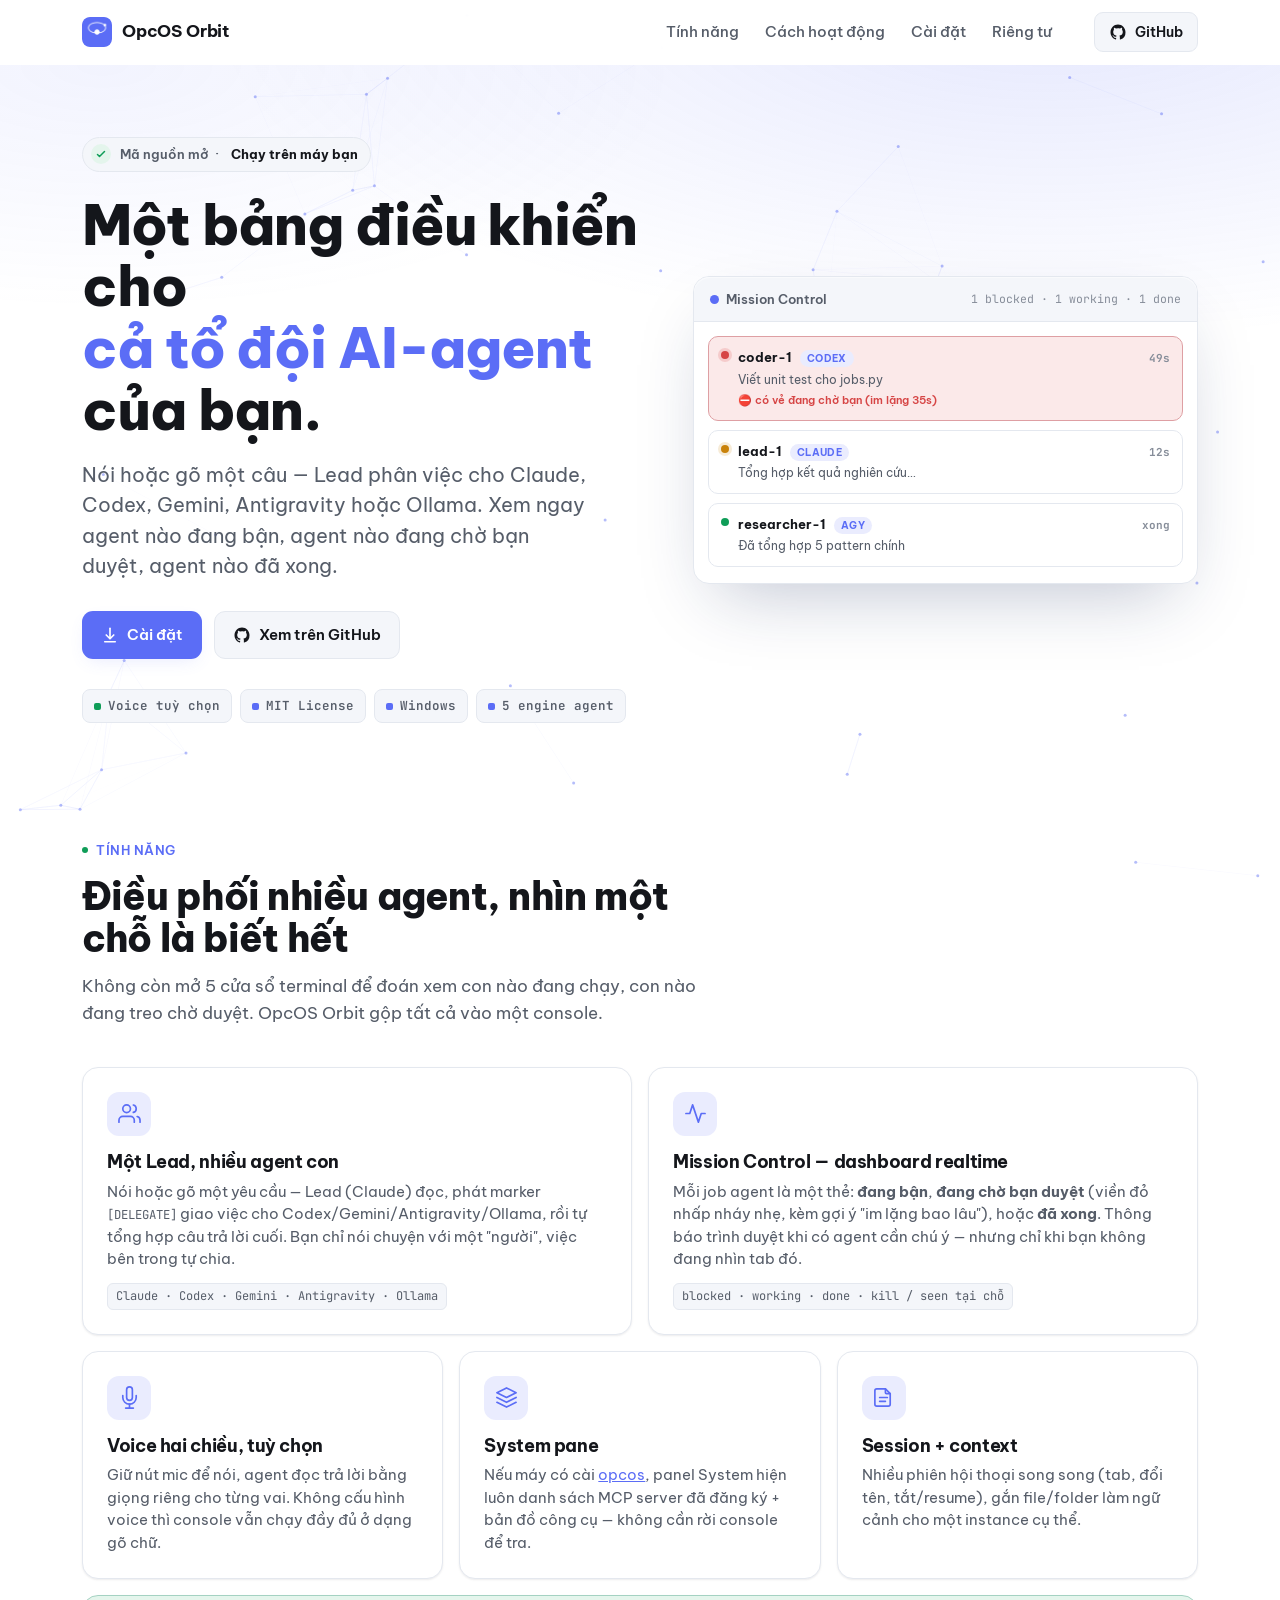
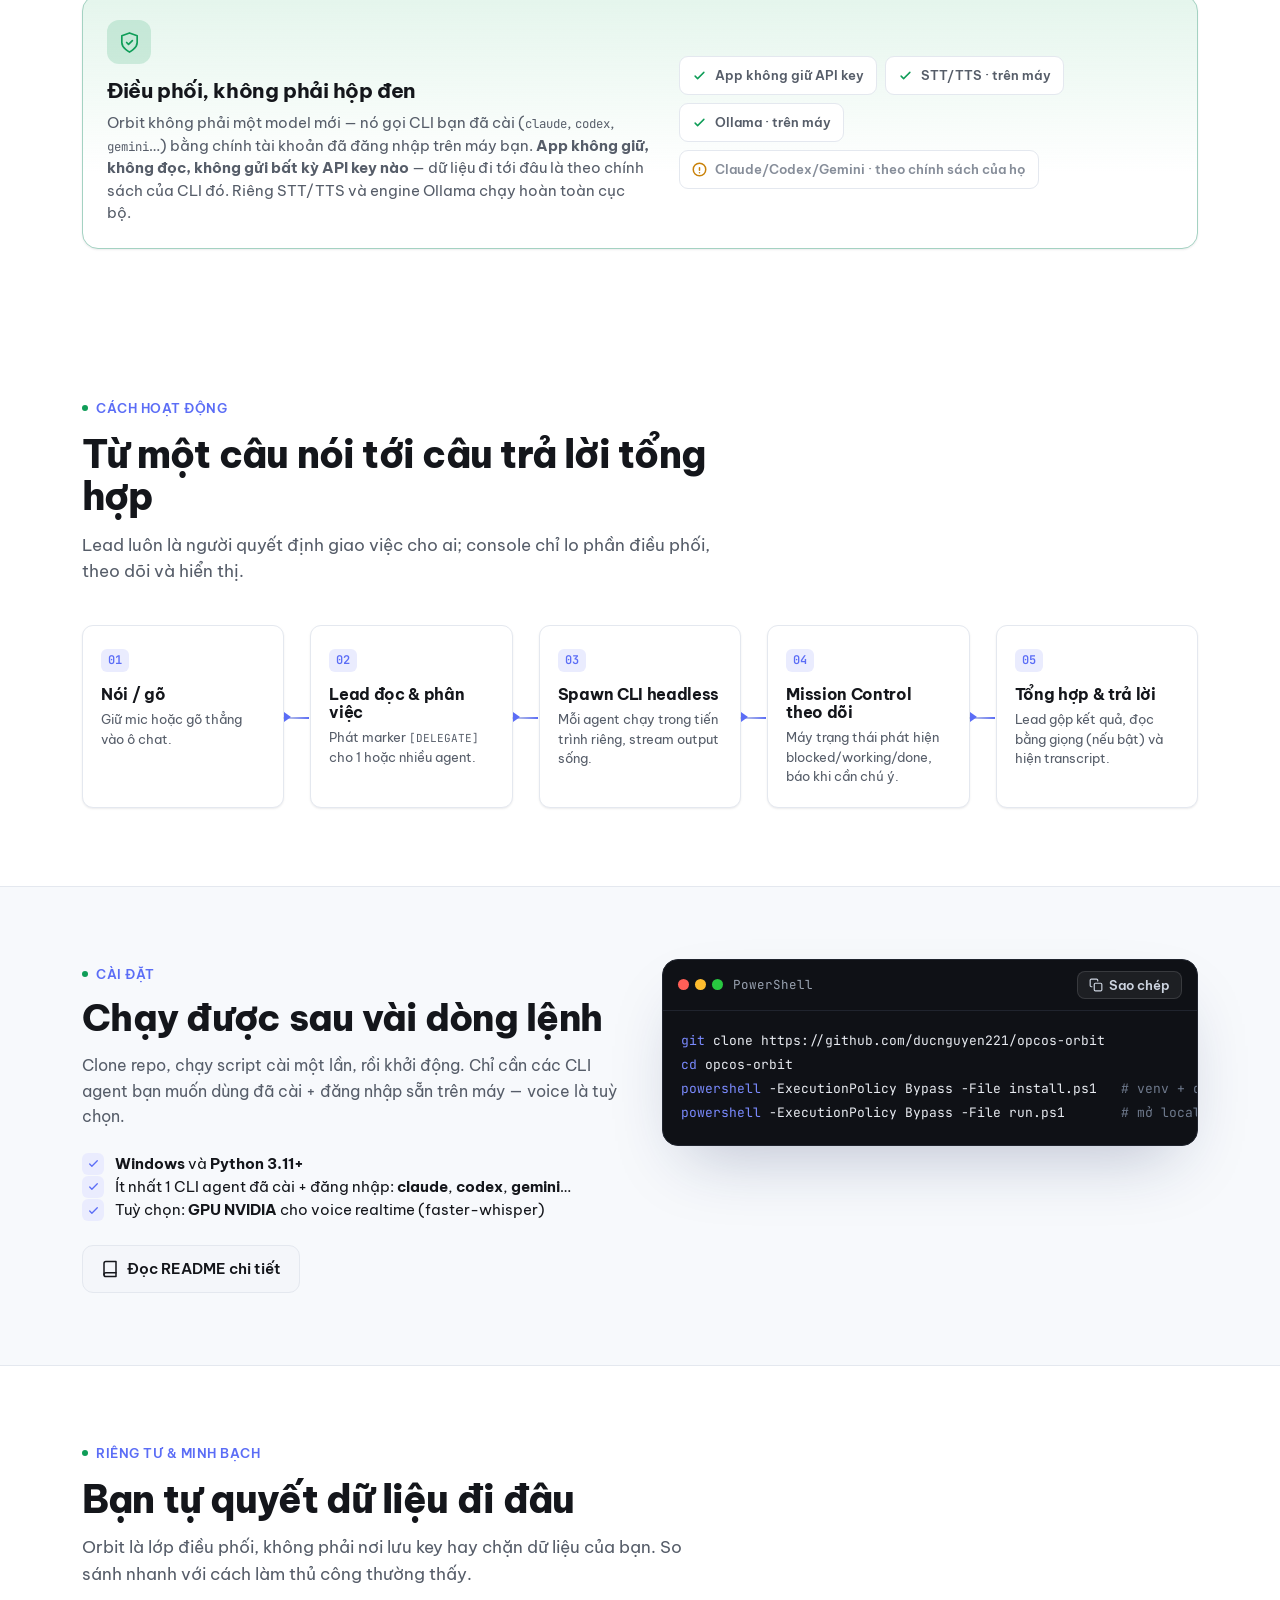
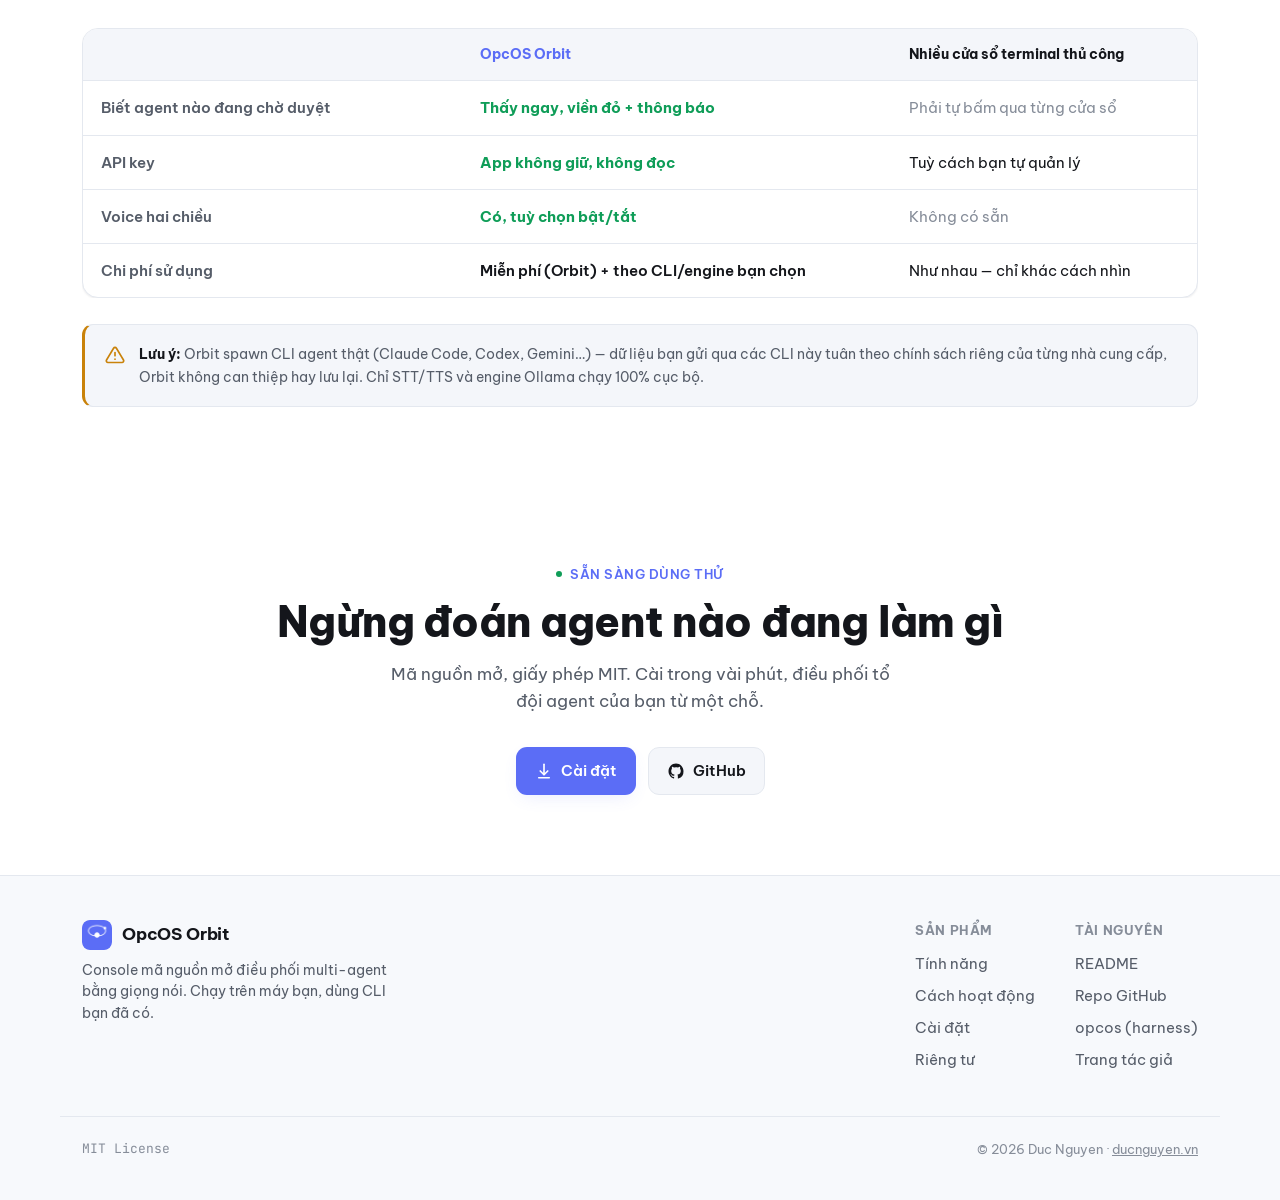
<file: docs/index.html>
<!doctype html>
<html lang="vi">
<head>
<meta charset="utf-8">
<meta name="viewport" content="width=device-width, initial-scale=1">
<title>OpcOS Orbit · Bảng điều khiển thoại cho tổ đội AI-agent</title>
<meta name="description" content="OpcOS Orbit là console mã nguồn mở: điều phối Claude, Codex, Gemini, Antigravity và Ollama bằng giọng nói hoặc gõ chữ, theo dõi realtime agent nào đang bận — đang chờ bạn — đã xong.">
<meta name="theme-color" content="#2f6df6" media="(prefers-color-scheme: light)">
<meta name="theme-color" content="#0e0f13" media="(prefers-color-scheme: dark)">
<meta property="og:title" content="OpcOS Orbit · voice console điều phối multi-agent">
<meta property="og:description" content="Một Lead phân việc cho nhiều CLI agent, dashboard realtime blocked/working/done, voice hai chiều tuỳ chọn. Mã nguồn mở, MIT.">
<meta property="og:type" content="website">
<meta property="og:url" content="https://ducnguyen.vn/opcos-orbit/">
<meta property="og:image" content="https://ducnguyen.vn/opcos-orbit/og-image.png">
<meta property="og:image:width" content="1200">
<meta property="og:image:height" content="630">
<meta name="twitter:card" content="summary_large_image">
<meta name="twitter:title" content="OpcOS Orbit · voice console điều phối multi-agent">
<meta name="twitter:image" content="https://ducnguyen.vn/opcos-orbit/og-image.png">
<link rel="icon" href="logo.png">
<link rel="preconnect" href="https://fonts.googleapis.com">
<link rel="preconnect" href="https://fonts.gstatic.com" crossorigin>
<link href="https://fonts.googleapis.com/css2?family=Be+Vietnam+Pro:wght@400;500;600;700;800&family=JetBrains+Mono:wght@400;500;600&display=swap" rel="stylesheet">
<style>
  :root{
    --bg:#ffffff;
    --bg-tint:#f7f9fc;
    --surface:#ffffff;
    --surface-2:#f4f6fa;
    --surface-3:#eef1f6;
    --border:#e4e8ef;
    --border-strong:#d3d9e3;
    --text:#14161b;
    --muted:#565d69;
    --faint:#868d99;
    --accent:#5b6df6;
    --accent-ink:#3f4fd6;
    --accent-weak:#eaecfe;
    --accent-glow:rgba(91,109,246,.16);
    --ok:#0f9d58;
    --ok-weak:#e4f5ec;
    --warn:#c9820a;
    --danger:#d64545;
    --danger-weak:#fbe9e9;
    --code-bg:#0f1116;
    --code-text:#e8ebf1;
    --code-border:#20242e;
    --radius:16px;
    --radius-sm:11px;
    --shadow-sm:0 1px 2px rgba(16,24,40,.05), 0 1px 3px rgba(16,24,40,.04);
    --shadow-md:0 8px 24px -8px rgba(16,24,40,.12), 0 2px 6px rgba(16,24,40,.05);
    --shadow-lg:0 30px 70px -24px rgba(20,40,90,.28);
    --mono:"JetBrains Mono",ui-monospace,"Cascadia Code",Consolas,monospace;
    --font:"Be Vietnam Pro",-apple-system,"Segoe UI",Roboto,"Noto Sans",sans-serif;
    --maxw:1160px;
  }
  @media (prefers-color-scheme:dark){
    :root{
      --bg:#0e0f13;
      --bg-tint:#111318;
      --surface:#16181d;
      --surface-2:#1b1e24;
      --surface-3:#22262e;
      --border:#282c34;
      --border-strong:#343a44;
      --text:#e9ebef;
      --muted:#a4abb6;
      --faint:#727984;
      --accent:#7b8bff;
      --accent-ink:#a3aeff;
      --accent-weak:#1b1f38;
      --accent-glow:rgba(123,139,255,.20);
      --ok:#3ec38a;
      --ok-weak:#12271d;
      --warn:#e0a032;
      --danger:#e5696b;
      --danger-weak:#2b1315;
      --code-bg:#0a0c10;
      --code-text:#e4e8f0;
      --code-border:#20242e;
      --shadow-sm:0 1px 2px rgba(0,0,0,.4);
      --shadow-md:0 10px 28px -10px rgba(0,0,0,.6);
      --shadow-lg:0 34px 80px -28px rgba(0,0,0,.75);
    }
  }
  *{box-sizing:border-box}
  html{scroll-behavior:smooth;background:var(--bg)}
  @media (prefers-reduced-motion:reduce){html{scroll-behavior:auto}}
  #netbg{position:fixed;inset:0;width:100%;height:100%;z-index:-1;pointer-events:none;opacity:.9}
  body{
    margin:0;background:transparent;color:var(--text);
    font-family:var(--font);line-height:1.6;font-size:16px;
    -webkit-font-smoothing:antialiased;text-rendering:optimizeLegibility;
    overflow-x:hidden;
  }
  a{color:inherit;text-decoration:none}
  h1,h2,h3{margin:0;letter-spacing:-.02em;line-height:1.1}
  p{margin:0}
  ::selection{background:var(--accent);color:#fff}
  .wrap{max-width:var(--maxw);margin:0 auto;padding:0 22px}
  .eyebrow{
    display:inline-flex;align-items:center;gap:8px;
    font-size:12.5px;font-weight:600;letter-spacing:.04em;text-transform:uppercase;
    color:var(--accent);
  }
  .eyebrow .dot{width:6px;height:6px;border-radius:50%;background:var(--ok)}

  header.site{
    position:sticky;top:0;z-index:50;
    background:color-mix(in srgb,var(--bg) 82%,transparent);
    backdrop-filter:saturate(180%) blur(14px);
    -webkit-backdrop-filter:saturate(180%) blur(14px);
    border-bottom:1px solid transparent;transition:border-color .25s;
  }
  header.site.scrolled{border-bottom-color:var(--border)}
  .nav{display:flex;align-items:center;gap:20px;height:64px}
  .brand{display:flex;align-items:center;gap:10px;font-weight:700;font-size:17px;letter-spacing:-.01em}
  .brand img{width:30px;height:30px;border-radius:8px;display:block}
  .nav-links{display:flex;gap:26px;margin-left:auto}
  .nav-links a{font-size:14.5px;font-weight:500;color:var(--muted);transition:color .18s}
  .nav-links a:hover{color:var(--text)}
  .nav .gh{margin-left:22px}
  @media (max-width:820px){.nav-links{display:none}.nav .gh{margin-left:auto}}

  .btn{
    display:inline-flex;align-items:center;gap:8px;white-space:nowrap;
    font-family:var(--font);font-size:15px;font-weight:600;
    padding:11px 18px;border-radius:11px;border:1px solid transparent;cursor:pointer;
    transition:transform .12s ease, background .18s, border-color .18s, box-shadow .18s;
  }
  .btn svg{width:18px;height:18px;flex:none}
  .btn:active{transform:translateY(1px)}
  .btn-primary{background:var(--accent);color:#fff;box-shadow:0 6px 18px -6px var(--accent-glow)}
  .btn-primary:hover{background:var(--accent-ink);box-shadow:0 10px 24px -8px var(--accent-glow)}
  .btn-ghost{background:var(--surface-2);color:var(--text);border-color:var(--border)}
  .btn-ghost:hover{background:var(--surface-3);border-color:var(--border-strong)}
  .btn-sm{padding:8px 14px;font-size:14px;border-radius:9px}

  .hero{position:relative;padding:72px 0 40px;overflow:hidden}
  .hero::before{
    content:"";position:absolute;inset:0;z-index:-1;pointer-events:none;
    background:
      radial-gradient(120% 90% at 82% -10%, var(--accent-glow), transparent 55%),
      radial-gradient(90% 70% at 8% 0%, color-mix(in srgb,var(--accent) 8%,transparent), transparent 50%);
  }
  .hero-grid{display:grid;grid-template-columns:1.05fr .95fr;gap:52px;align-items:center}
  .hero-badge{
    display:inline-flex;align-items:center;gap:9px;
    padding:6px 12px 6px 8px;border-radius:999px;
    background:var(--surface-2);border:1px solid var(--border);
    font-size:13px;font-weight:600;color:var(--muted);margin-bottom:22px;
  }
  .hero-badge b{color:var(--text)}
  .hero-badge .tick{
    display:inline-flex;width:20px;height:20px;border-radius:50%;
    background:var(--ok-weak);color:var(--ok);align-items:center;justify-content:center;
  }
  .hero-badge .tick svg{width:12px;height:12px}
  .hero h1{font-size:clamp(2.15rem,5.4vw,3.5rem);font-weight:800}
  .hero h1 .hl{color:var(--accent);position:relative;white-space:nowrap}
  .hero .lead{margin-top:20px;font-size:clamp(1.02rem,2.2vw,1.22rem);color:var(--muted);max-width:36ch;line-height:1.55}
  .hero-cta{display:flex;gap:12px;margin-top:30px;flex-wrap:wrap}
  .tech-badges{display:flex;flex-wrap:wrap;gap:8px;margin-top:30px}
  .tb{
    display:inline-flex;align-items:center;gap:7px;
    font-size:12.5px;font-weight:600;font-family:var(--mono);
    padding:6px 11px;border-radius:8px;background:var(--surface-2);
    border:1px solid var(--border);color:var(--muted);
  }
  .tb .g{width:7px;height:7px;border-radius:2px;background:var(--accent)}
  .tb.local .g{background:var(--ok)}

  /* ---------- hero preview: Mission Control mock ---------- */
  .preview{
    position:relative;border-radius:var(--radius);
    background:var(--surface);border:1px solid var(--border);
    box-shadow:var(--shadow-lg);overflow:hidden;
  }
  .preview::after{content:"";position:absolute;inset:0;border-radius:inherit;pointer-events:none;
    box-shadow:inset 0 1px 0 rgba(255,255,255,.5)}
  @media (prefers-color-scheme:dark){.preview::after{box-shadow:inset 0 1px 0 rgba(255,255,255,.06)}}
  .pv-top{
    display:flex;align-items:center;gap:10px;padding:12px 16px;
    border-bottom:1px solid var(--border);background:var(--surface-2);
  }
  .pv-live{display:inline-flex;align-items:center;gap:7px;font-size:12.5px;font-weight:600;color:var(--muted)}
  .pv-live .rec{width:9px;height:9px;border-radius:50%;background:var(--accent);box-shadow:0 0 0 0 var(--accent-glow);animation:pulse 2s infinite}
  @keyframes pulse{0%{box-shadow:0 0 0 0 var(--accent-glow)}70%{box-shadow:0 0 0 7px rgba(0,0,0,0)}100%{box-shadow:0 0 0 0 rgba(0,0,0,0)}}
  @media (prefers-reduced-motion:reduce){.pv-live .rec{animation:none}}
  .pv-src{margin-left:auto;font-size:11.5px;font-family:var(--mono);color:var(--faint)}
  .pv-body{padding:14px 14px 16px;display:flex;flex-direction:column;gap:9px}
  .jc{display:flex;align-items:flex-start;gap:9px;padding:10px 12px;border-radius:10px;border:1px solid var(--border)}
  .jc .d{width:8px;height:8px;border-radius:50%;margin-top:4px;flex:none}
  .jc.blocked{border-color:color-mix(in srgb,var(--danger) 45%,var(--border));background:var(--danger-weak)}
  .jc.blocked .d{background:var(--danger);box-shadow:0 0 0 3px color-mix(in srgb,var(--danger) 18%,transparent)}
  .jc.working .d{background:var(--warn);box-shadow:0 0 0 3px color-mix(in srgb,var(--warn) 16%,transparent)}
  .jc.done .d{background:var(--ok)}
  .jc .m{flex:1;min-width:0}
  .jc .h{display:flex;align-items:baseline;gap:8px;font-size:12.5px;font-weight:700}
  .jc .eng{font-size:9.5px;font-weight:700;letter-spacing:.05em;text-transform:uppercase;color:var(--accent);
    background:var(--accent-weak);border-radius:999px;padding:1px 7px}
  .jc .t{margin-left:auto;color:var(--faint);font-family:var(--mono);font-size:11px}
  .jc .p{margin-top:3px;font-size:11.5px;color:var(--muted)}
  .jc .hint{margin-top:3px;font-size:11px;color:var(--danger);font-weight:600}

  section{padding:72px 0}
  .sec-head{max-width:640px;margin-bottom:40px}
  .sec-head h2{font-size:clamp(1.7rem,3.6vw,2.4rem);font-weight:800;margin-top:14px}
  .sec-head p{margin-top:14px;color:var(--muted);font-size:1.05rem;line-height:1.6}

  .bento{display:grid;grid-template-columns:repeat(6,1fr);gap:16px}
  .feat{
    grid-column:span 2;
    background:var(--surface);border:1px solid var(--border);border-radius:var(--radius);
    padding:24px;box-shadow:var(--shadow-sm);transition:transform .2s ease, box-shadow .2s ease, border-color .2s;
  }
  .feat:hover{transform:translateY(-3px);box-shadow:var(--shadow-md);border-color:var(--border-strong)}
  .feat.wide{grid-column:span 3}
  .feat.full{grid-column:span 6}
  .ficon{
    width:44px;height:44px;border-radius:12px;display:flex;align-items:center;justify-content:center;
    background:var(--accent-weak);color:var(--accent);margin-bottom:16px;
  }
  .ficon svg{width:23px;height:23px}
  .feat h3{font-size:1.12rem;font-weight:700}
  .feat p{margin-top:9px;color:var(--muted);font-size:14.5px;line-height:1.55}
  .feat .kbd{display:inline-block;margin-top:12px;font-family:var(--mono);font-size:12px;color:var(--muted);
    background:var(--surface-2);border:1px solid var(--border);border-radius:6px;padding:3px 8px}
  .feat.full{
    display:grid;grid-template-columns:1.1fr 1fr;gap:28px;align-items:center;
    background:linear-gradient(180deg,var(--ok-weak),transparent 70%),var(--surface);
    border-color:color-mix(in srgb,var(--ok) 30%,var(--border));
  }
  .feat.full .ficon{background:color-mix(in srgb,var(--ok) 16%,transparent);color:var(--ok)}
  .feat.full h3{font-size:1.3rem}
  .privacy-tags{display:flex;flex-wrap:wrap;gap:8px;align-content:flex-start}
  .ptag{font-size:13px;font-weight:600;padding:8px 12px;border-radius:9px;background:var(--surface);
    border:1px solid var(--border);color:var(--muted);display:inline-flex;gap:8px;align-items:center}
  .ptag svg{width:15px;height:15px;color:var(--ok)}
  .ptag.out{color:var(--faint)}
  .ptag.out svg{color:var(--warn)}
  @media (max-width:900px){
    .bento{grid-template-columns:repeat(2,1fr)}
    .feat,.feat.wide{grid-column:span 1}
    .feat.full{grid-column:span 2;grid-template-columns:1fr}
  }
  @media (max-width:560px){
    .bento{grid-template-columns:1fr}
    .feat,.feat.wide,.feat.full{grid-column:span 1}
  }

  .pipe-wrap{overflow-x:auto;padding-bottom:6px;margin:0 -22px;padding-left:22px;padding-right:22px}
  .pipe{display:flex;gap:0;min-width:min-content}
  .pstep{
    flex:1 1 0;min-width:172px;position:relative;
    background:var(--surface);border:1px solid var(--border);border-radius:var(--radius-sm);
    padding:20px 18px;box-shadow:var(--shadow-sm);
  }
  .pstep:not(:last-child){margin-right:26px}
  .pstep:not(:last-child)::after{
    content:"";position:absolute;top:50%;right:-26px;width:26px;height:2px;
    background:linear-gradient(90deg,var(--border-strong),var(--accent));
  }
  .pstep:not(:last-child)::before{
    content:"";position:absolute;top:50%;right:-8px;width:0;height:0;transform:translateY(-50%);
    border-left:7px solid var(--accent);border-top:5px solid transparent;border-bottom:5px solid transparent;z-index:2;
  }
  .pnum{font-family:var(--mono);font-size:12px;font-weight:600;color:var(--accent);
    background:var(--accent-weak);border-radius:6px;padding:2px 7px;display:inline-block}
  .pstep h3{margin-top:14px;font-size:1.02rem;font-weight:700}
  .pstep p{margin-top:6px;font-size:13px;color:var(--muted);line-height:1.5}
  @media (max-width:760px){
    .pipe{flex-direction:column}
    .pstep{min-width:0}
    .pstep:not(:last-child){margin-right:0;margin-bottom:28px}
    .pstep:not(:last-child)::after{top:auto;bottom:-26px;right:50%;width:2px;height:26px;background:linear-gradient(180deg,var(--border-strong),var(--accent))}
    .pstep:not(:last-child)::before{top:auto;bottom:-9px;right:50%;transform:translateX(50%);
      border-left:5px solid transparent;border-right:5px solid transparent;border-top:7px solid var(--accent);border-bottom:0}
  }

  .install{background:var(--bg-tint);border-top:1px solid var(--border);border-bottom:1px solid var(--border)}
  .install-grid{display:grid;grid-template-columns:1fr 1fr;gap:44px;align-items:start}
  .code-card{
    background:var(--code-bg);border:1px solid var(--code-border);border-radius:var(--radius);
    box-shadow:var(--shadow-lg);overflow:hidden;
  }
  .code-top{display:flex;align-items:center;gap:8px;padding:11px 15px;border-bottom:1px solid var(--code-border)}
  .code-top .fn{font-family:var(--mono);font-size:12.5px;color:#9aa3b2;margin-left:2px}
  .copy-btn{
    margin-left:auto;display:inline-flex;align-items:center;gap:6px;cursor:pointer;
    font-family:var(--font);font-size:12.5px;font-weight:600;color:#cdd4e0;
    background:rgba(255,255,255,.06);border:1px solid rgba(255,255,255,.12);
    padding:5px 11px;border-radius:8px;transition:background .15s,color .15s;
  }
  .copy-btn:hover{background:rgba(255,255,255,.12);color:#fff}
  .copy-btn svg{width:14px;height:14px}
  .copy-btn.done{color:#3ec38a;border-color:rgba(62,195,138,.4)}
  .code-scroll{overflow-x:auto}
  pre{margin:0;padding:18px 18px 20px}
  pre code{
    font-family:var(--mono);font-size:13px;line-height:1.85;color:var(--code-text);
    white-space:pre;display:block;
  }
  .code-scroll .cm{color:#6f7a8d}
  .code-scroll .pr{color:#7b8bff}
  .install-copy h2{font-size:clamp(1.7rem,3.6vw,2.3rem);font-weight:800}
  .install-copy p{margin-top:14px;color:var(--muted);line-height:1.6}
  .req{margin-top:22px;display:flex;flex-direction:column;gap:11px}
  .req li{display:flex;gap:11px;align-items:flex-start;list-style:none;font-size:14.5px}
  .req ul{margin:0;padding:0}
  .req .ic{flex:none;width:22px;height:22px;border-radius:6px;background:var(--accent-weak);color:var(--accent);
    display:flex;align-items:center;justify-content:center;margin-top:1px}
  .req .ic svg{width:13px;height:13px}
  .req b{color:var(--text)}
  @media (max-width:840px){.install-grid{grid-template-columns:1fr;gap:30px}}

  .compare{border-collapse:separate;border-spacing:0;width:100%;background:var(--surface);
    border:1px solid var(--border);border-radius:var(--radius);overflow:hidden;box-shadow:var(--shadow-sm)}
  .compare th,.compare td{padding:15px 18px;text-align:left;font-size:14.5px;vertical-align:top}
  .compare thead th{background:var(--surface-2);font-weight:700;font-size:13.5px;border-bottom:1px solid var(--border)}
  .compare thead th.us{color:var(--accent)}
  .compare tbody tr:not(:last-child) td{border-bottom:1px solid var(--border)}
  .compare td.lbl{font-weight:600;color:var(--muted);width:34%}
  .compare td.us{font-weight:600}
  .compare td .yes{color:var(--ok);font-weight:700}
  .compare td .no{color:var(--faint)}
  .cmp-wrap{overflow-x:auto}
  @media (max-width:600px){.compare th,.compare td{padding:12px 13px;font-size:13.5px}}

  .legal{
    display:flex;gap:14px;align-items:flex-start;
    background:var(--surface-2);border:1px solid var(--border);border-left:3px solid var(--warn);
    border-radius:var(--radius-sm);padding:18px 20px;
  }
  .legal svg{flex:none;width:20px;height:20px;color:var(--warn);margin-top:2px}
  .legal p{font-size:14px;color:var(--muted);line-height:1.6}
  .legal b{color:var(--text)}

  .final{text-align:center;padding:80px 0}
  .final h2{font-size:clamp(1.8rem,4vw,2.6rem);font-weight:800}
  .final p{margin:16px auto 0;max-width:46ch;color:var(--muted);font-size:1.06rem}
  .final .hero-cta{justify-content:center;margin-top:32px}

  footer.site{border-top:1px solid var(--border);background:var(--bg-tint);padding:44px 0 40px}
  .foot{display:flex;justify-content:space-between;gap:30px;flex-wrap:wrap;align-items:flex-start}
  .foot .brand{margin-bottom:10px}
  .foot-tag{color:var(--muted);font-size:14px;max-width:34ch;line-height:1.55}
  .foot-links{display:flex;gap:40px;flex-wrap:wrap}
  .foot-col b{display:block;font-size:12.5px;text-transform:uppercase;letter-spacing:.05em;color:var(--faint);margin-bottom:12px}
  .foot-col a{display:block;font-size:14.5px;color:var(--muted);margin-bottom:9px;transition:color .15s}
  .foot-col a:hover{color:var(--accent)}
  .foot-bottom{margin-top:36px;padding-top:22px;border-top:1px solid var(--border);
    display:flex;justify-content:space-between;gap:16px;flex-wrap:wrap;color:var(--faint);font-size:13px}
  .foot-bottom .lic{font-family:var(--mono)}

  @media (prefers-reduced-motion:no-preference){
    .reveal{opacity:0;transform:translateY(20px);transition:opacity .6s cubic-bezier(.16,1,.3,1),transform .6s cubic-bezier(.16,1,.3,1)}
    .reveal.in{opacity:1;transform:none}
  }
</style>
</head>
<body>
<canvas id="netbg" aria-hidden="true"></canvas>

<header class="site" id="siteHeader">
  <div class="wrap nav">
    <a class="brand" href="#top"><img src="logo.png" alt="OpcOS Orbit logo">OpcOS Orbit</a>
    <nav class="nav-links">
      <a href="#tinh-nang">Tính năng</a>
      <a href="#cach-hoat-dong">Cách hoạt động</a>
      <a href="#cai-dat">Cài đặt</a>
      <a href="#rieng-tu">Riêng tư</a>
    </nav>
    <a class="btn btn-ghost btn-sm gh" href="https://github.com/ducnguyen221/opcos-orbit" target="_blank" rel="noopener">
      <svg viewBox="0 0 24 24" fill="currentColor" aria-hidden="true"><path d="M12 2C6.48 2 2 6.58 2 12.25c0 4.53 2.87 8.37 6.84 9.73.5.09.68-.22.68-.49 0-.24-.01-.87-.01-1.71-2.78.62-3.37-1.37-3.37-1.37-.45-1.18-1.11-1.49-1.11-1.49-.91-.64.07-.62.07-.62 1 .07 1.53 1.06 1.53 1.06.89 1.56 2.34 1.11 2.91.85.09-.66.35-1.11.63-1.36-2.22-.26-4.55-1.14-4.55-5.07 0-1.12.39-2.03 1.03-2.75-.1-.26-.45-1.3.1-2.71 0 0 .84-.28 2.75 1.05a9.4 9.4 0 0 1 2.5-.34c.85 0 1.71.12 2.5.34 1.91-1.33 2.75-1.05 2.75-1.05.55 1.41.2 2.45.1 2.71.64.72 1.03 1.63 1.03 2.75 0 3.94-2.34 4.81-4.57 5.06.36.32.68.94.68 1.9 0 1.37-.01 2.48-.01 2.82 0 .27.18.59.69.49A10.02 10.02 0 0 0 22 12.25C22 6.58 17.52 2 12 2Z"/></svg>
      GitHub
    </a>
  </div>
</header>

<main id="top">

<section class="hero">
  <div class="wrap hero-grid">
    <div class="hero-copy">
      <span class="hero-badge">
        <span class="tick"><svg viewBox="0 0 24 24" fill="none" stroke="currentColor" stroke-width="3" stroke-linecap="round" stroke-linejoin="round"><path d="M5 13l4 4L19 7"/></svg></span>
        Mã nguồn mở &nbsp;·&nbsp; <b>Chạy trên máy bạn</b>
      </span>
      <h1>Một bảng điều khiển cho<br><span class="hl">cả tổ đội AI-agent</span> của bạn.</h1>
      <p class="lead">Nói hoặc gõ một câu — Lead phân việc cho Claude, Codex, Gemini, Antigravity hoặc Ollama. Xem ngay agent nào đang bận, agent nào đang chờ bạn duyệt, agent nào đã xong.</p>
      <div class="hero-cta">
        <a class="btn btn-primary" href="#cai-dat">
          <svg viewBox="0 0 24 24" fill="none" stroke="currentColor" stroke-width="2.2" stroke-linecap="round" stroke-linejoin="round"><path d="M12 3v13"/><path d="m7 12 5 5 5-5"/><path d="M5 21h14"/></svg>
          Cài đặt
        </a>
        <a class="btn btn-ghost" href="https://github.com/ducnguyen221/opcos-orbit" target="_blank" rel="noopener">
          <svg viewBox="0 0 24 24" fill="currentColor" aria-hidden="true"><path d="M12 2C6.48 2 2 6.58 2 12.25c0 4.53 2.87 8.37 6.84 9.73.5.09.68-.22.68-.49 0-.24-.01-.87-.01-1.71-2.78.62-3.37-1.37-3.37-1.37-.45-1.18-1.11-1.49-1.11-1.49-.91-.64.07-.62.07-.62 1 .07 1.53 1.06 1.53 1.06.89 1.56 2.34 1.11 2.91.85.09-.66.35-1.11.63-1.36-2.22-.26-4.55-1.14-4.55-5.07 0-1.12.39-2.03 1.03-2.75-.1-.26-.45-1.3.1-2.71 0 0 .84-.28 2.75 1.05a9.4 9.4 0 0 1 2.5-.34c.85 0 1.71.12 2.5.34 1.91-1.33 2.75-1.05 2.75-1.05.55 1.41.2 2.45.1 2.71.64.72 1.03 1.63 1.03 2.75 0 3.94-2.34 4.81-4.57 5.06.36.32.68.94.68 1.9 0 1.37-.01 2.48-.01 2.82 0 .27.18.59.69.49A10.02 10.02 0 0 0 22 12.25C22 6.58 17.52 2 12 2Z"/></svg>
          Xem trên GitHub
        </a>
      </div>
      <div class="tech-badges">
        <span class="tb local"><span class="g"></span>Voice tuỳ chọn</span>
        <span class="tb"><span class="g"></span>MIT License</span>
        <span class="tb"><span class="g"></span>Windows</span>
        <span class="tb"><span class="g"></span>5 engine agent</span>
      </div>
    </div>

    <div class="preview" role="img" aria-label="Minh hoạ Mission Control: 3 thẻ job với trạng thái blocked, working, done.">
      <div class="pv-top">
        <span class="pv-live"><span class="rec"></span>Mission Control</span>
        <span class="pv-src">1 blocked · 1 working · 1 done</span>
      </div>
      <div class="pv-body">
        <div class="jc blocked">
          <span class="d"></span>
          <div class="m">
            <div class="h">coder-1<span class="eng">codex</span><span class="t">49s</span></div>
            <div class="p">Viết unit test cho jobs.py</div>
            <div class="hint">⛔ có vẻ đang chờ bạn (im lặng 35s)</div>
          </div>
        </div>
        <div class="jc working">
          <span class="d"></span>
          <div class="m">
            <div class="h">lead-1<span class="eng">claude</span><span class="t">12s</span></div>
            <div class="p">Tổng hợp kết quả nghiên cứu…</div>
          </div>
        </div>
        <div class="jc done">
          <span class="d"></span>
          <div class="m">
            <div class="h">researcher-1<span class="eng">agy</span><span class="t">xong</span></div>
            <div class="p">Đã tổng hợp 5 pattern chính</div>
          </div>
        </div>
      </div>
    </div>
  </div>
</section>

<section id="tinh-nang">
  <div class="wrap">
    <div class="sec-head reveal">
      <span class="eyebrow"><span class="dot"></span>Tính năng</span>
      <h2>Điều phối nhiều agent, nhìn một chỗ là biết hết</h2>
      <p>Không còn mở 5 cửa sổ terminal để đoán xem con nào đang chạy, con nào đang treo chờ duyệt. OpcOS Orbit gộp tất cả vào một console.</p>
    </div>

    <div class="bento">
      <article class="feat wide reveal">
        <div class="ficon"><svg viewBox="0 0 24 24" fill="none" stroke="currentColor" stroke-width="1.75" stroke-linecap="round" stroke-linejoin="round"><path d="M17 21v-2a4 4 0 0 0-4-4H5a4 4 0 0 0-4 4v2"/><circle cx="9" cy="7" r="4"/><path d="M23 21v-2a4 4 0 0 0-3-3.87"/><path d="M16 3.13a4 4 0 0 1 0 7.75"/></svg></div>
        <h3>Một Lead, nhiều agent con</h3>
        <p>Nói hoặc gõ một yêu cầu — Lead (Claude) đọc, phát marker <code style="font-family:var(--mono);font-size:.85em">[DELEGATE]</code> giao việc cho Codex/Gemini/Antigravity/Ollama, rồi tự tổng hợp câu trả lời cuối. Bạn chỉ nói chuyện với một "người", việc bên trong tự chia.</p>
        <span class="kbd">Claude · Codex · Gemini · Antigravity · Ollama</span>
      </article>

      <article class="feat wide reveal">
        <div class="ficon"><svg viewBox="0 0 24 24" fill="none" stroke="currentColor" stroke-width="1.75" stroke-linecap="round" stroke-linejoin="round"><polyline points="22 12 18 12 15 21 9 3 6 12 2 12"/></svg></div>
        <h3>Mission Control — dashboard realtime</h3>
        <p>Mỗi job agent là một thẻ: <b>đang bận</b>, <b>đang chờ bạn duyệt</b> (viền đỏ nhấp nháy nhẹ, kèm gợi ý "im lặng bao lâu"), hoặc <b>đã xong</b>. Thông báo trình duyệt khi có agent cần chú ý — nhưng chỉ khi bạn không đang nhìn tab đó.</p>
        <span class="kbd">blocked · working · done · kill / seen tại chỗ</span>
      </article>

      <article class="feat reveal">
        <div class="ficon"><svg viewBox="0 0 24 24" fill="none" stroke="currentColor" stroke-width="1.75" stroke-linecap="round" stroke-linejoin="round"><path d="M12 1a3 3 0 0 0-3 3v8a3 3 0 0 0 6 0V4a3 3 0 0 0-3-3z"/><path d="M19 10v2a7 7 0 0 1-14 0v-2"/><line x1="12" y1="19" x2="12" y2="23"/><line x1="8" y1="23" x2="16" y2="23"/></svg></div>
        <h3>Voice hai chiều, tuỳ chọn</h3>
        <p>Giữ nút mic để nói, agent đọc trả lời bằng giọng riêng cho từng vai. Không cấu hình voice thì console vẫn chạy đầy đủ ở dạng gõ chữ.</p>
      </article>

      <article class="feat reveal">
        <div class="ficon"><svg viewBox="0 0 24 24" fill="none" stroke="currentColor" stroke-width="1.75" stroke-linecap="round" stroke-linejoin="round"><polygon points="12 2 2 7 12 12 22 7 12 2"/><polyline points="2 17 12 22 22 17"/><polyline points="2 12 12 17 22 12"/></svg></div>
        <h3>System pane</h3>
        <p>Nếu máy có cài <a href="https://github.com/ducnguyen221/opcos" target="_blank" rel="noopener" style="color:var(--accent);text-decoration:underline">opcos</a>, panel System hiện luôn danh sách MCP server đã đăng ký + bản đồ công cụ — không cần rời console để tra.</p>
      </article>

      <article class="feat reveal">
        <div class="ficon"><svg viewBox="0 0 24 24" fill="none" stroke="currentColor" stroke-width="1.75" stroke-linecap="round" stroke-linejoin="round"><path d="M14 3v4a1 1 0 0 0 1 1h4"/><path d="M5 3h9l5 5v11a2 2 0 0 1-2 2H5a2 2 0 0 1-2-2V5a2 2 0 0 1 2-2Z"/><path d="M8 12h8"/><path d="M8 16h6"/></svg></div>
        <h3>Session + context</h3>
        <p>Nhiều phiên hội thoại song song (tab, đổi tên, tắt/resume), gắn file/folder làm ngữ cảnh cho một instance cụ thể.</p>
      </article>

      <article class="feat full reveal">
        <div>
          <div class="ficon"><svg viewBox="0 0 24 24" fill="none" stroke="currentColor" stroke-width="1.75" stroke-linecap="round" stroke-linejoin="round"><path d="M12 22s8-4 8-10V5l-8-3-8 3v7c0 6 8 10 8 10Z"/><path d="m9 12 2 2 4-4"/></svg></div>
          <h3>Điều phối, không phải hộp đen</h3>
          <p>Orbit không phải một model mới — nó gọi CLI bạn đã cài (<code style="font-family:var(--mono);font-size:.85em">claude</code>, <code style="font-family:var(--mono);font-size:.85em">codex</code>, <code style="font-family:var(--mono);font-size:.85em">gemini</code>…) bằng chính tài khoản đã đăng nhập trên máy bạn. <b>App không giữ, không đọc, không gửi bất kỳ API key nào</b> — dữ liệu đi tới đâu là theo chính sách của CLI đó. Riêng STT/TTS và engine Ollama chạy hoàn toàn cục bộ.</p>
        </div>
        <div class="privacy-tags">
          <span class="ptag"><svg viewBox="0 0 24 24" fill="none" stroke="currentColor" stroke-width="2.4" stroke-linecap="round" stroke-linejoin="round"><path d="M5 13l4 4L19 7"/></svg>App không giữ API key</span>
          <span class="ptag"><svg viewBox="0 0 24 24" fill="none" stroke="currentColor" stroke-width="2.4" stroke-linecap="round" stroke-linejoin="round"><path d="M5 13l4 4L19 7"/></svg>STT/TTS · trên máy</span>
          <span class="ptag"><svg viewBox="0 0 24 24" fill="none" stroke="currentColor" stroke-width="2.4" stroke-linecap="round" stroke-linejoin="round"><path d="M5 13l4 4L19 7"/></svg>Ollama · trên máy</span>
          <span class="ptag out"><svg viewBox="0 0 24 24" fill="none" stroke="currentColor" stroke-width="2.4" stroke-linecap="round" stroke-linejoin="round"><path d="M12 9v4"/><path d="M12 17h.01"/><circle cx="12" cy="12" r="10"/></svg>Claude/Codex/Gemini · theo chính sách của họ</span>
        </div>
      </article>
    </div>
  </div>
</section>

<section id="cach-hoat-dong">
  <div class="wrap">
    <div class="sec-head reveal">
      <span class="eyebrow"><span class="dot"></span>Cách hoạt động</span>
      <h2>Từ một câu nói tới câu trả lời tổng hợp</h2>
      <p>Lead luôn là người quyết định giao việc cho ai; console chỉ lo phần điều phối, theo dõi và hiển thị.</p>
    </div>
  </div>
  <div class="wrap">
    <div class="pipe-wrap reveal">
      <div class="pipe">
        <div class="pstep">
          <span class="pnum">01</span>
          <h3>Nói / gõ</h3>
          <p>Giữ mic hoặc gõ thẳng vào ô chat.</p>
        </div>
        <div class="pstep">
          <span class="pnum">02</span>
          <h3>Lead đọc &amp; phân việc</h3>
          <p>Phát marker <code style="font-family:var(--mono);font-size:.85em">[DELEGATE]</code> cho 1 hoặc nhiều agent.</p>
        </div>
        <div class="pstep">
          <span class="pnum">03</span>
          <h3>Spawn CLI headless</h3>
          <p>Mỗi agent chạy trong tiến trình riêng, stream output sống.</p>
        </div>
        <div class="pstep">
          <span class="pnum">04</span>
          <h3>Mission Control theo dõi</h3>
          <p>Máy trạng thái phát hiện blocked/working/done, báo khi cần chú ý.</p>
        </div>
        <div class="pstep">
          <span class="pnum">05</span>
          <h3>Tổng hợp &amp; trả lời</h3>
          <p>Lead gộp kết quả, đọc bằng giọng (nếu bật) và hiện transcript.</p>
        </div>
      </div>
    </div>
  </div>
</section>

<section id="cai-dat" class="install">
  <div class="wrap install-grid">
    <div class="install-copy reveal">
      <span class="eyebrow"><span class="dot"></span>Cài đặt</span>
      <h2 style="margin-top:14px">Chạy được sau vài dòng lệnh</h2>
      <p>Clone repo, chạy script cài một lần, rồi khởi động. Chỉ cần các CLI agent bạn muốn dùng đã cài + đăng nhập sẵn trên máy — voice là tuỳ chọn.</p>
      <div class="req">
        <ul>
          <li><span class="ic"><svg viewBox="0 0 24 24" fill="none" stroke="currentColor" stroke-width="2.4" stroke-linecap="round" stroke-linejoin="round"><path d="M5 13l4 4L19 7"/></svg></span><span><b>Windows</b> và <b>Python 3.11+</b></span></li>
          <li><span class="ic"><svg viewBox="0 0 24 24" fill="none" stroke="currentColor" stroke-width="2.4" stroke-linecap="round" stroke-linejoin="round"><path d="M5 13l4 4L19 7"/></svg></span><span>Ít nhất 1 CLI agent đã cài + đăng nhập: <b>claude</b>, <b>codex</b>, <b>gemini</b>…</span></li>
          <li><span class="ic"><svg viewBox="0 0 24 24" fill="none" stroke="currentColor" stroke-width="2.4" stroke-linecap="round" stroke-linejoin="round"><path d="M5 13l4 4L19 7"/></svg></span><span>Tuỳ chọn: <b>GPU NVIDIA</b> cho voice realtime (faster-whisper)</span></li>
        </ul>
      </div>
      <a class="btn btn-ghost" style="margin-top:24px" href="https://github.com/ducnguyen221/opcos-orbit#readme" target="_blank" rel="noopener">
        <svg viewBox="0 0 24 24" fill="none" stroke="currentColor" stroke-width="2" stroke-linecap="round" stroke-linejoin="round"><path d="M4 19.5A2.5 2.5 0 0 1 6.5 17H20"/><path d="M6.5 2H20v20H6.5A2.5 2.5 0 0 1 4 19.5v-15A2.5 2.5 0 0 1 6.5 2Z"/></svg>
        Đọc README chi tiết
      </a>
    </div>

    <div class="code-card reveal">
      <div class="code-top">
        <span class="pv-live" style="gap:6px"><span style="width:11px;height:11px;border-radius:50%;background:#ff5f57;display:inline-block"></span><span style="width:11px;height:11px;border-radius:50%;background:#febc2e;display:inline-block"></span><span style="width:11px;height:11px;border-radius:50%;background:#28c840;display:inline-block"></span></span>
        <span class="fn">PowerShell</span>
        <button class="copy-btn" id="copyBtn" type="button" aria-label="Sao chép lệnh cài đặt">
          <svg viewBox="0 0 24 24" fill="none" stroke="currentColor" stroke-width="2" stroke-linecap="round" stroke-linejoin="round"><rect x="9" y="9" width="13" height="13" rx="2"/><path d="M5 15H4a2 2 0 0 1-2-2V4a2 2 0 0 1 2-2h9a2 2 0 0 1 2 2v1"/></svg>
          <span class="lbl">Sao chép</span>
        </button>
      </div>
      <div class="code-scroll">
<pre><code id="installCode"><span class="pr">git</span> clone https://github.com/ducnguyen221/opcos-orbit
<span class="pr">cd</span> opcos-orbit
<span class="pr">powershell</span> -ExecutionPolicy Bypass -File install.ps1   <span class="cm"># venv + deps + config.json</span>
<span class="pr">powershell</span> -ExecutionPolicy Bypass -File run.ps1       <span class="cm"># mở localhost:7788</span></code></pre>
      </div>
    </div>
  </div>
</section>

<section id="rieng-tu">
  <div class="wrap">
    <div class="sec-head reveal">
      <span class="eyebrow"><span class="dot"></span>Riêng tư &amp; minh bạch</span>
      <h2>Bạn tự quyết dữ liệu đi đâu</h2>
      <p>Orbit là lớp điều phối, không phải nơi lưu key hay chặn dữ liệu của bạn. So sánh nhanh với cách làm thủ công thường thấy.</p>
    </div>
    <div class="cmp-wrap reveal">
      <table class="compare">
        <thead>
          <tr>
            <th></th>
            <th class="us">OpcOS Orbit</th>
            <th>Nhiều cửa sổ terminal thủ công</th>
          </tr>
        </thead>
        <tbody>
          <tr>
            <td class="lbl">Biết agent nào đang chờ duyệt</td>
            <td class="us"><span class="yes">Thấy ngay, viền đỏ + thông báo</span></td>
            <td><span class="no">Phải tự bấm qua từng cửa sổ</span></td>
          </tr>
          <tr>
            <td class="lbl">API key</td>
            <td class="us"><span class="yes">App không giữ, không đọc</span></td>
            <td>Tuỳ cách bạn tự quản lý</td>
          </tr>
          <tr>
            <td class="lbl">Voice hai chiều</td>
            <td class="us"><span class="yes">Có, tuỳ chọn bật/tắt</span></td>
            <td><span class="no">Không có sẵn</span></td>
          </tr>
          <tr>
            <td class="lbl">Chi phí sử dụng</td>
            <td class="us">Miễn phí (Orbit) + theo CLI/engine bạn chọn</td>
            <td>Như nhau — chỉ khác cách nhìn</td>
          </tr>
        </tbody>
      </table>
    </div>

    <div class="legal reveal" style="margin-top:26px">
      <svg viewBox="0 0 24 24" fill="none" stroke="currentColor" stroke-width="2" stroke-linecap="round" stroke-linejoin="round"><path d="M12 9v4"/><path d="M12 17h.01"/><path d="M10.29 3.86 1.82 18a2 2 0 0 0 1.71 3h16.94a2 2 0 0 0 1.71-3L13.71 3.86a2 2 0 0 0-3.42 0Z"/></svg>
      <p><b>Lưu ý:</b> Orbit spawn CLI agent thật (Claude Code, Codex, Gemini…) — dữ liệu bạn gửi qua các CLI này tuân theo chính sách riêng của từng nhà cung cấp, Orbit không can thiệp hay lưu lại. Chỉ STT/TTS và engine Ollama chạy 100% cục bộ.</p>
    </div>
  </div>
</section>

<section class="final">
  <div class="wrap reveal">
    <span class="eyebrow" style="justify-content:center"><span class="dot"></span>Sẵn sàng dùng thử</span>
    <h2 style="margin-top:14px">Ngừng đoán agent nào đang làm gì</h2>
    <p>Mã nguồn mở, giấy phép MIT. Cài trong vài phút, điều phối tổ đội agent của bạn từ một chỗ.</p>
    <div class="hero-cta">
      <a class="btn btn-primary" href="#cai-dat">
        <svg viewBox="0 0 24 24" fill="none" stroke="currentColor" stroke-width="2.2" stroke-linecap="round" stroke-linejoin="round"><path d="M12 3v13"/><path d="m7 12 5 5 5-5"/><path d="M5 21h14"/></svg>
        Cài đặt
      </a>
      <a class="btn btn-ghost" href="https://github.com/ducnguyen221/opcos-orbit" target="_blank" rel="noopener">
        <svg viewBox="0 0 24 24" fill="currentColor" aria-hidden="true"><path d="M12 2C6.48 2 2 6.58 2 12.25c0 4.53 2.87 8.37 6.84 9.73.5.09.68-.22.68-.49 0-.24-.01-.87-.01-1.71-2.78.62-3.37-1.37-3.37-1.37-.45-1.18-1.11-1.49-1.11-1.49-.91-.64.07-.62.07-.62 1 .07 1.53 1.06 1.53 1.06.89 1.56 2.34 1.11 2.91.85.09-.66.35-1.11.63-1.36-2.22-.26-4.55-1.14-4.55-5.07 0-1.12.39-2.03 1.03-2.75-.1-.26-.45-1.3.1-2.71 0 0 .84-.28 2.75 1.05a9.4 9.4 0 0 1 2.5-.34c.85 0 1.71.12 2.5.34 1.91-1.33 2.75-1.05 2.75-1.05.55 1.41.2 2.45.1 2.71.64.72 1.03 1.63 1.03 2.75 0 3.94-2.34 4.81-4.57 5.06.36.32.68.94.68 1.9 0 1.37-.01 2.48-.01 2.82 0 .27.18.59.69.49A10.02 10.02 0 0 0 22 12.25C22 6.58 17.52 2 12 2Z"/></svg>
        GitHub
      </a>
    </div>
  </div>
</section>

</main>

<footer class="site">
  <div class="wrap foot">
    <div>
      <a class="brand" href="#top"><img src="logo.png" alt="OpcOS Orbit logo">OpcOS Orbit</a>
      <p class="foot-tag">Console mã nguồn mở điều phối multi-agent bằng giọng nói. Chạy trên máy bạn, dùng CLI bạn đã có.</p>
    </div>
    <div class="foot-links">
      <div class="foot-col">
        <b>Sản phẩm</b>
        <a href="#tinh-nang">Tính năng</a>
        <a href="#cach-hoat-dong">Cách hoạt động</a>
        <a href="#cai-dat">Cài đặt</a>
        <a href="#rieng-tu">Riêng tư</a>
      </div>
      <div class="foot-col">
        <b>Tài nguyên</b>
        <a href="https://github.com/ducnguyen221/opcos-orbit#readme" target="_blank" rel="noopener">README</a>
        <a href="https://github.com/ducnguyen221/opcos-orbit" target="_blank" rel="noopener">Repo GitHub</a>
        <a href="https://github.com/ducnguyen221/opcos" target="_blank" rel="noopener">opcos (harness)</a>
        <a href="https://ducnguyen.vn" target="_blank" rel="noopener">Trang tác giả</a>
      </div>
    </div>
  </div>
  <div class="wrap foot-bottom">
    <span class="lic">MIT License</span>
    <span>© 2026 Duc Nguyen · <a href="https://ducnguyen.vn" target="_blank" rel="noopener" style="color:inherit;text-decoration:underline">ducnguyen.vn</a></span>
  </div>
</footer>

<script>
  (function(){
    var h = document.getElementById('siteHeader');
    var onScroll = function(){ h.classList.toggle('scrolled', window.scrollY > 8); };
    window.addEventListener('scroll', onScroll, {passive:true});
    onScroll();
  })();

  (function(){
    var btn = document.getElementById('copyBtn');
    var codeEl = document.getElementById('installCode');
    if(!btn || !codeEl) return;
    var label = btn.querySelector('.lbl');
    var cmd = [
      'git clone https://github.com/ducnguyen221/opcos-orbit',
      'cd opcos-orbit',
      'powershell -ExecutionPolicy Bypass -File install.ps1',
      'powershell -ExecutionPolicy Bypass -File run.ps1'
    ].join('\n');
    function flash(ok){
      btn.classList.toggle('done', ok);
      label.textContent = ok ? 'Đã chép' : 'Lỗi, chép tay';
      setTimeout(function(){ btn.classList.remove('done'); label.textContent = 'Sao chép'; }, 1900);
    }
    function fallback(){
      try{
        var ta = document.createElement('textarea');
        ta.value = cmd; ta.style.position='fixed'; ta.style.opacity='0';
        document.body.appendChild(ta); ta.select();
        var ok = document.execCommand('copy');
        document.body.removeChild(ta); flash(ok);
      }catch(e){ flash(false); }
    }
    btn.addEventListener('click', function(){
      if(navigator.clipboard && navigator.clipboard.writeText){
        navigator.clipboard.writeText(cmd).then(function(){ flash(true); }, fallback);
      } else { fallback(); }
    });
  })();

  (function(){
    var reduce = window.matchMedia('(prefers-reduced-motion: reduce)').matches;
    var els = document.querySelectorAll('.reveal');
    if(reduce || !('IntersectionObserver' in window)){
      els.forEach(function(el){ el.classList.add('in'); });
      return;
    }
    var io = new IntersectionObserver(function(entries){
      entries.forEach(function(en){
        if(en.isIntersecting){ en.target.classList.add('in'); io.unobserve(en.target); }
      });
    }, {threshold:0.12, rootMargin:'0px 0px -8% 0px'});
    els.forEach(function(el){ io.observe(el); });
  })();
</script>
<script>
(function(){
  var c=document.getElementById('netbg'); if(!c) return;
  var ctx=c.getContext('2d');
  var reduce=matchMedia('(prefers-reduced-motion: reduce)').matches;
  var darkQ=matchMedia('(prefers-color-scheme: dark)');
  var dpr=Math.min(window.devicePixelRatio||1,2), W=0, H=0, pts=[], raf=0;
  var mouse={x:-9999,y:-9999};
  function col(a){ return (darkQ.matches?'rgba(140,150,255,':'rgba(91,109,246,')+a+')'; }
  function resize(){
    W=window.innerWidth; H=window.innerHeight;
    c.width=Math.floor(W*dpr); c.height=Math.floor(H*dpr);
    c.style.width=W+'px'; c.style.height=H+'px';
    ctx.setTransform(dpr,0,0,dpr,0,0);
    var n=Math.min(70, Math.max(22, Math.floor(W*H/26000)));
    pts=Array.from({length:n},function(){return {
      x:Math.random()*W, y:Math.random()*H,
      vx:(Math.random()-0.5)*0.28, vy:(Math.random()-0.5)*0.28
    };});
    if(reduce) draw();
  }
  function draw(){
    ctx.clearRect(0,0,W,H);
    var i,j;
    if(!reduce){
      for(i=0;i<pts.length;i++){ var p=pts[i]; p.x+=p.vx; p.y+=p.vy;
        if(p.x<0||p.x>W)p.vx*=-1; if(p.y<0||p.y>H)p.vy*=-1; }
    }
    for(i=0;i<pts.length;i++){
      for(j=i+1;j<pts.length;j++){
        var a=pts[i], b=pts[j], dx=a.x-b.x, dy=a.y-b.y, d=Math.sqrt(dx*dx+dy*dy);
        if(d<150){ ctx.strokeStyle=col((0.13*(1-d/150)).toFixed(3)); ctx.lineWidth=1;
          ctx.beginPath(); ctx.moveTo(a.x,a.y); ctx.lineTo(b.x,b.y); ctx.stroke(); }
      }
      var mx=pts[i].x-mouse.x, my=pts[i].y-mouse.y, md=Math.sqrt(mx*mx+my*my);
      if(md<170){ ctx.strokeStyle=col((0.18*(1-md/170)).toFixed(3)); ctx.lineWidth=1;
        ctx.beginPath(); ctx.moveTo(pts[i].x,pts[i].y); ctx.lineTo(mouse.x,mouse.y); ctx.stroke(); }
    }
    for(i=0;i<pts.length;i++){ ctx.fillStyle=col(0.5); ctx.beginPath();
      ctx.arc(pts[i].x,pts[i].y,1.5,0,6.2832); ctx.fill(); }
    if(!reduce) raf=requestAnimationFrame(draw);
  }
  window.addEventListener('resize',resize,{passive:true});
  window.addEventListener('mousemove',function(e){mouse.x=e.clientX;mouse.y=e.clientY;},{passive:true});
  window.addEventListener('mouseout',function(){mouse.x=-9999;mouse.y=-9999;});
  resize();
  if(!reduce) draw();
})();
</script>
</body>
</html>
</file>
